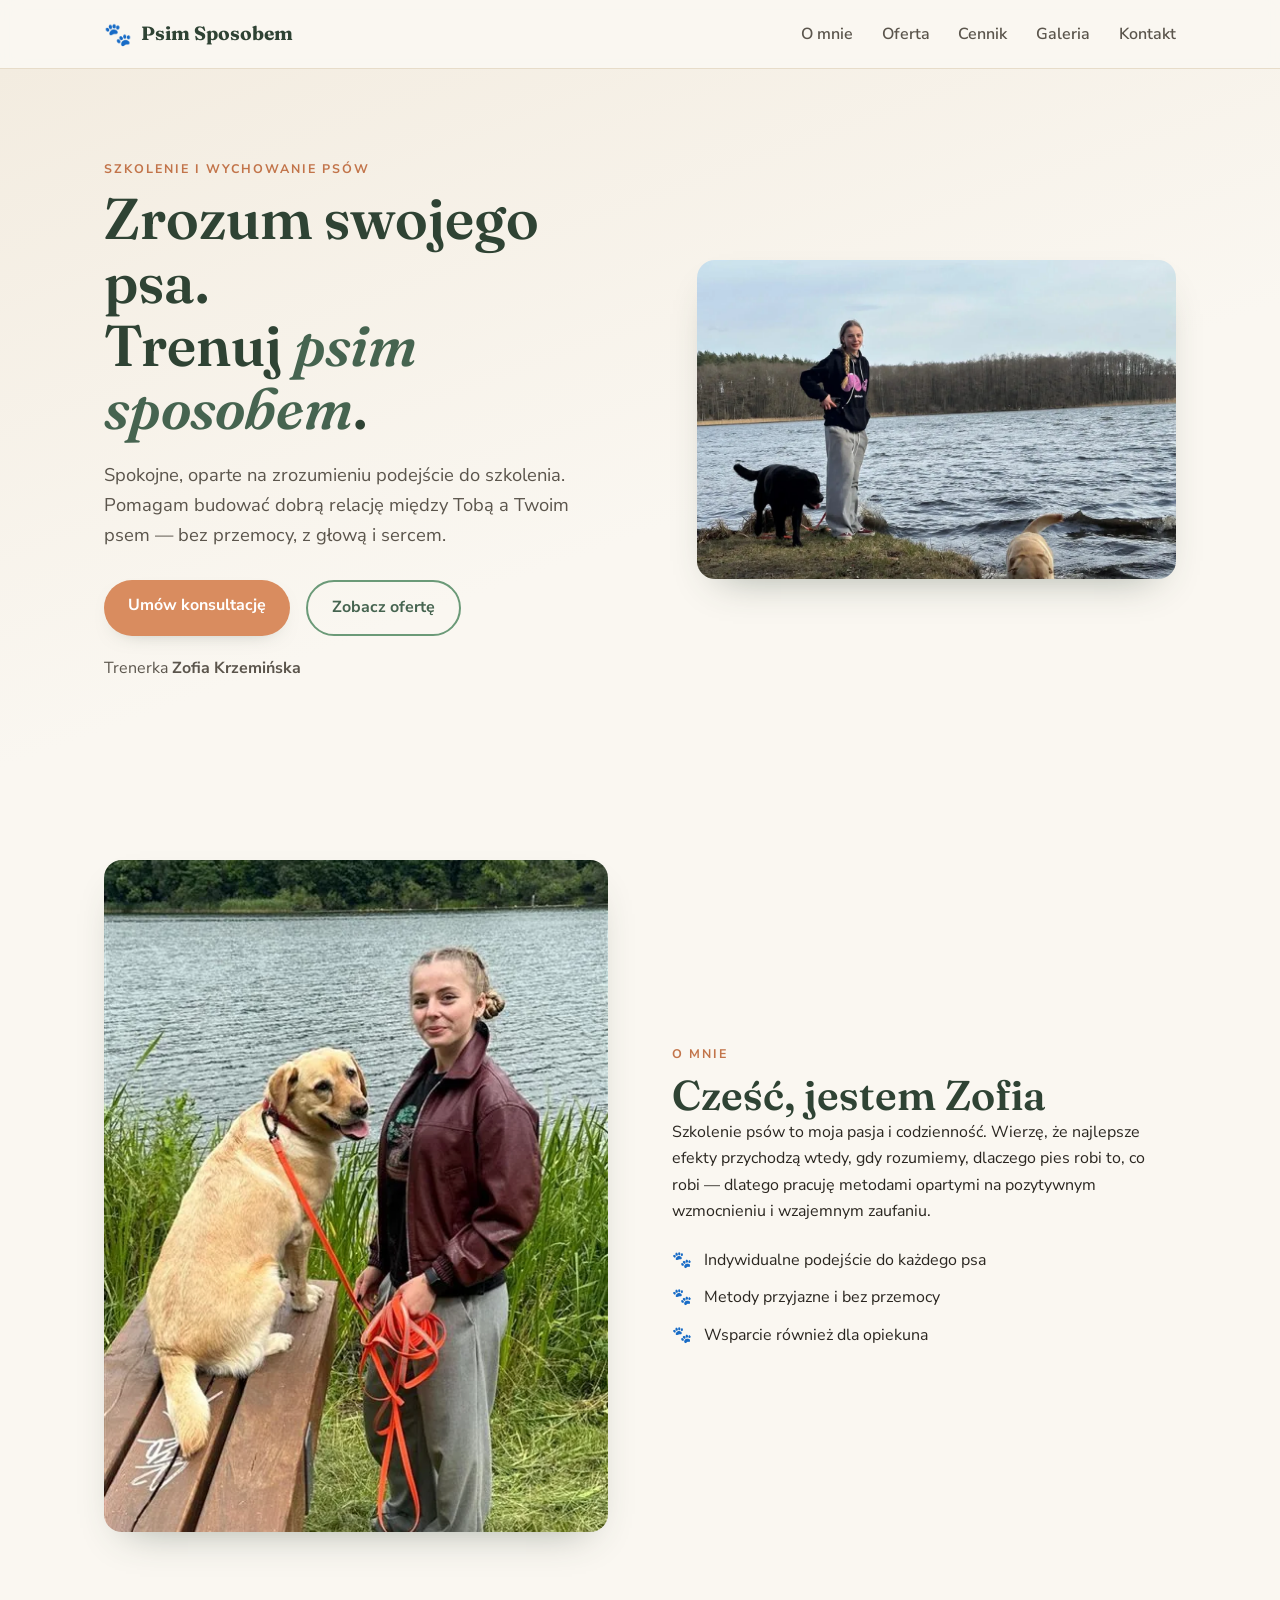
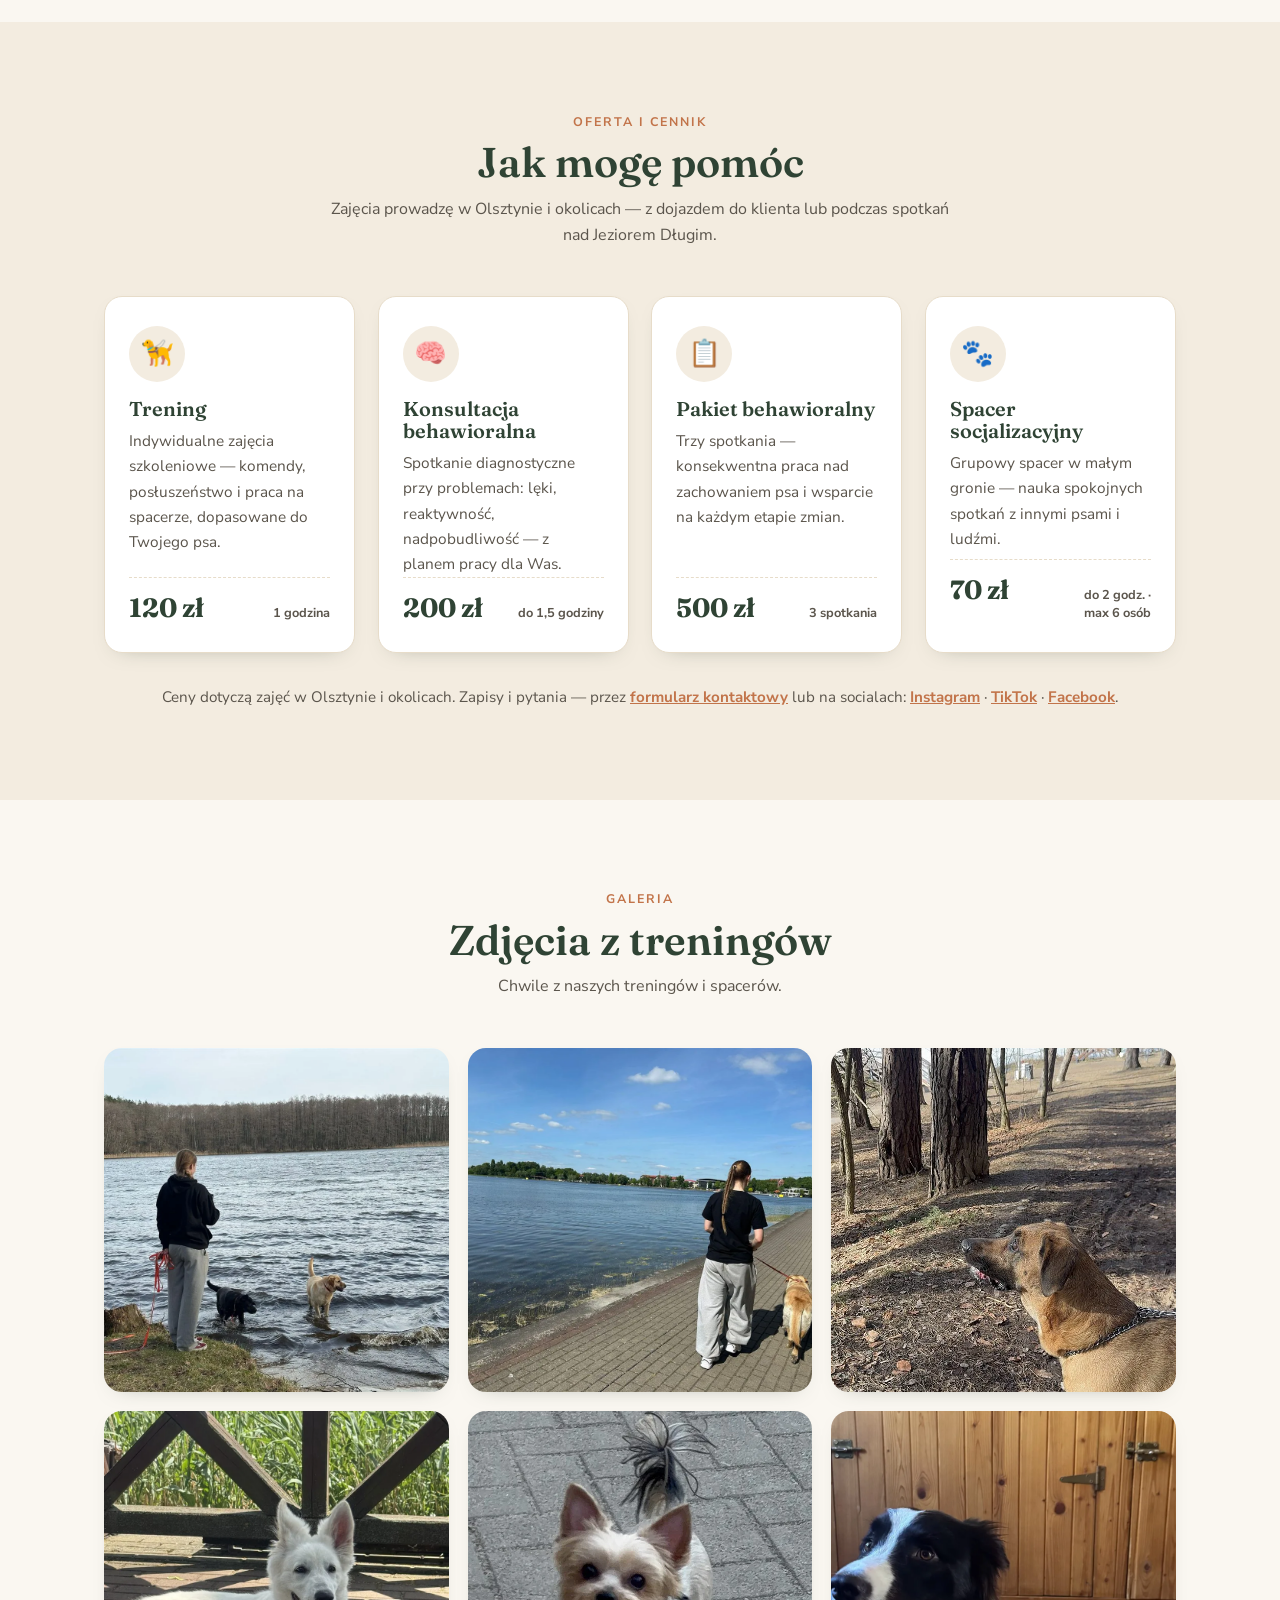
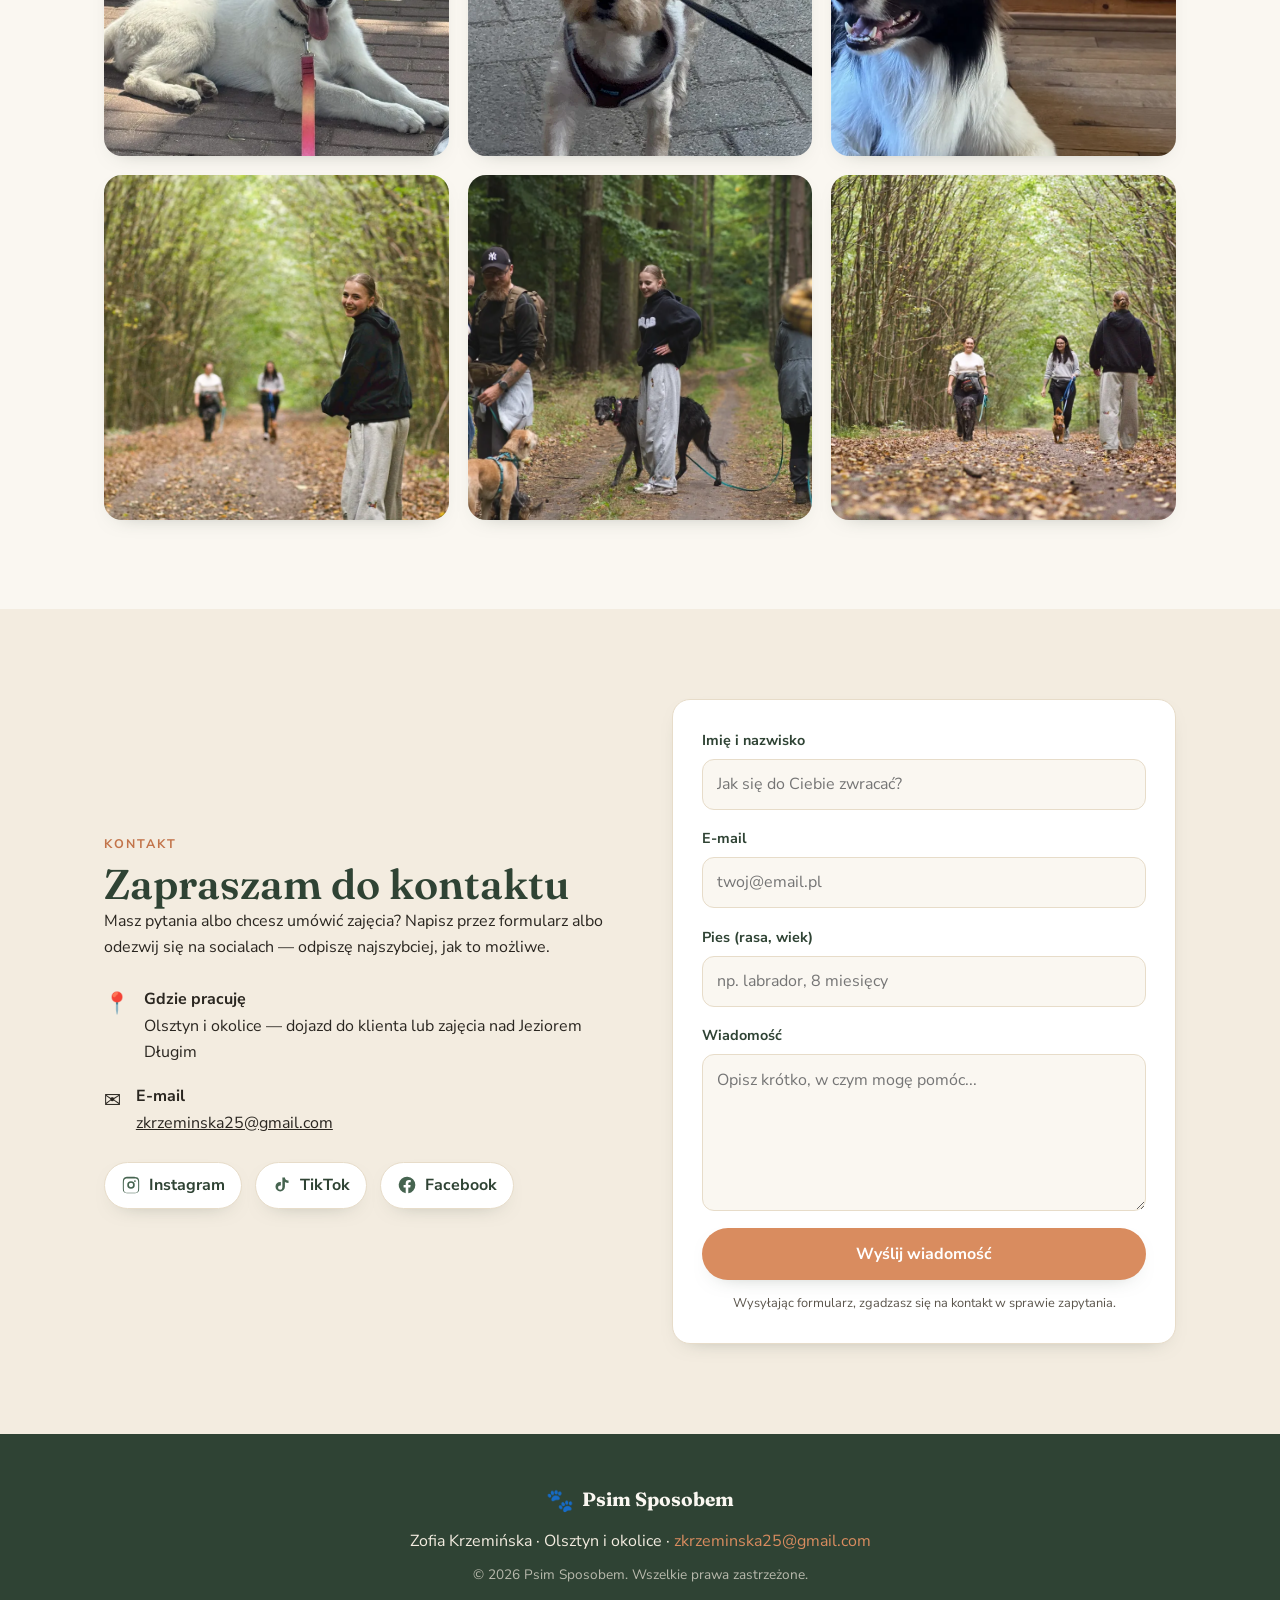
<file: index.html>
<!DOCTYPE html>
<html lang="pl">
<head>
  <meta charset="UTF-8" />
  <meta name="viewport" content="width=device-width, initial-scale=1.0" />
  <title>Psim Sposobem — Szkolenie psów | Zofia Krzemińska</title>
  <meta name="description" content="Psim Sposobem — profesjonalne szkolenie i wychowanie psów. Trenerka Zofia Krzemińska. Olsztyn i okolice — dojazd do klienta lub zajęcia nad Jeziorem Długim." />
  <meta name="robots" content="index, follow" />
  <link rel="canonical" href="https://psimsposobem.pl/" />

  <!-- Open Graph / social preview -->
  <meta property="og:title" content="Psim Sposobem — Szkolenie psów" />
  <meta property="og:description" content="Profesjonalne szkolenie i wychowanie psów. Trenerka Zofia Krzemińska." />
  <meta property="og:type" content="website" />
  <meta property="og:url" content="https://psimsposobem.pl" />
  <meta property="og:locale" content="pl_PL" />

  <link rel="preconnect" href="https://fonts.googleapis.com" />
  <link rel="preconnect" href="https://fonts.gstatic.com" crossorigin />
  <link href="https://fonts.googleapis.com/css2?family=Fraunces:opsz,wght@9..144,400;9..144,600;9..144,700&family=Nunito+Sans:wght@400;600;700&display=swap" rel="stylesheet" />

  <link rel="icon" href="data:image/svg+xml,%3Csvg xmlns='http://www.w3.org/2000/svg' viewBox='0 0 100 100'%3E%3Ctext y='.9em' font-size='90'%3E%F0%9F%90%BE%3C/text%3E%3C/svg%3E" />
  <link rel="stylesheet" href="css/style.css?v=3" />
</head>
<body>

  <!-- ===== NAV ===== -->
  <header class="nav" id="top">
    <div class="container nav__inner">
      <a href="#top" class="brand">
        <span class="brand__mark" aria-hidden="true">🐾</span>
        <span class="brand__text">Psim Sposobem</span>
      </a>
      <nav class="nav__links" aria-label="Główna nawigacja">
        <a href="#o-mnie">O mnie</a>
        <a href="#oferta">Oferta</a>
        <a href="#cennik">Cennik</a>
        <a href="#galeria">Galeria</a>
        <a href="#kontakt">Kontakt</a>
      </nav>
      <button class="nav__toggle" aria-label="Menu" aria-expanded="false">
        <span></span><span></span><span></span>
      </button>
    </div>
  </header>

  <!-- ===== HERO ===== -->
  <section class="hero">
    <div class="container hero__inner">
      <div class="hero__copy">
        <p class="eyebrow">Szkolenie i wychowanie psów</p>
        <h1>Zrozum swojego psa.<br />Trenuj <em>psim sposobem</em>.</h1>
        <p class="lead">
          Spokojne, oparte na zrozumieniu podejście do szkolenia.
          Pomagam budować dobrą relację między Tobą a Twoim psem —
          bez przemocy, z głową i sercem.
        </p>
        <div class="hero__cta">
          <a href="#kontakt" class="btn btn--primary">Umów konsultację</a>
          <a href="#oferta" class="btn btn--ghost">Zobacz ofertę</a>
        </div>
        <p class="hero__by">Trenerka <strong>Zofia Krzemińska</strong></p>
      </div>

      <div class="hero__media">
        <img class="hero__img" src="assets/hero.webp"
             alt="Zofia Krzemińska z dwoma labradorami nad jeziorem"
             width="1290" height="887" loading="eager" />
      </div>
    </div>
  </section>

  <!-- ===== O MNIE ===== -->
  <section id="o-mnie" class="section">
    <div class="container grid-2">
      <img class="portrait-img" src="assets/zofia.webp"
           alt="Zofia Krzemińska, trenerka psów, z labradorem nad jeziorem"
           width="508" height="1100" loading="lazy" />
      <div>
        <p class="eyebrow">O mnie</p>
        <h2>Cześć, jestem Zofia</h2>
        <p>
          Szkolenie psów to moja pasja i codzienność. Wierzę, że najlepsze
          efekty przychodzą wtedy, gdy rozumiemy, dlaczego pies robi to, co robi —
          dlatego pracuję metodami opartymi na pozytywnym wzmocnieniu i wzajemnym zaufaniu.
        </p>
        <ul class="checklist">
          <li>Indywidualne podejście do każdego psa</li>
          <li>Metody przyjazne i bez przemocy</li>
          <li>Wsparcie również dla opiekuna</li>
        </ul>
      </div>
    </div>
  </section>

  <!-- ===== OFERTA ===== -->
  <section id="oferta" class="section section--alt">
    <div class="container">
      <div class="section__head">
        <p class="eyebrow">Oferta i cennik</p>
        <h2>Jak mogę pomóc</h2>
        <p class="section__intro">
          Zajęcia prowadzę w Olsztynie i okolicach — z dojazdem do klienta
          lub podczas spotkań nad Jeziorem Długim.
        </p>
      </div>

      <div class="cards" id="cennik">
        <article class="card">
          <div class="card__icon" aria-hidden="true">🦮</div>
          <h3>Trening</h3>
          <p>Indywidualne zajęcia szkoleniowe — komendy, posłuszeństwo i praca na spacerze, dopasowane do Twojego psa.</p>
          <p class="card__price"><span class="card__price-amount">120 zł</span><span class="card__price-meta">1 godzina</span></p>
        </article>
        <article class="card">
          <div class="card__icon" aria-hidden="true">🧠</div>
          <h3>Konsultacja behawioralna</h3>
          <p>Spotkanie diagnostyczne przy problemach: lęki, reaktywność, nadpobudliwość — z planem pracy dla Was.</p>
          <p class="card__price"><span class="card__price-amount">200 zł</span><span class="card__price-meta">do 1,5 godziny</span></p>
        </article>
        <article class="card">
          <div class="card__icon" aria-hidden="true">📋</div>
          <h3>Pakiet behawioralny</h3>
          <p>Trzy spotkania — konsekwentna praca nad zachowaniem psa i wsparcie na każdym etapie zmian.</p>
          <p class="card__price"><span class="card__price-amount">500 zł</span><span class="card__price-meta">3 spotkania</span></p>
        </article>
        <article class="card">
          <div class="card__icon" aria-hidden="true">🐾</div>
          <h3>Spacer socjalizacyjny</h3>
          <p>Grupowy spacer w małym gronie — nauka spokojnych spotkań z innymi psami i ludźmi.</p>
          <p class="card__price"><span class="card__price-amount">70 zł</span><span class="card__price-meta">do 2 godz. · max&nbsp;6&nbsp;osób</span></p>
        </article>
      </div>

      <p class="pricing-note">
        Ceny dotyczą zajęć w Olsztynie i okolicach. Zapisy i pytania — przez
        <a href="#kontakt">formularz kontaktowy</a> lub na socialach:
        <a href="https://instagram.com/psim.sposobem" target="_blank" rel="noopener">Instagram</a> ·
        <a href="https://www.tiktok.com/@psim.sposobem" target="_blank" rel="noopener">TikTok</a> ·
        <a href="https://www.facebook.com/psimsposobem" target="_blank" rel="noopener">Facebook</a>.
      </p>
    </div>
  </section>

  <!-- ===== GALERIA ===== -->
  <section id="galeria" class="section">
    <div class="container">
      <div class="section__head">
        <p class="eyebrow">Galeria</p>
        <h2>Zdjęcia z treningów</h2>
        <p class="section__intro">Chwile z naszych treningów i spacerów.</p>
      </div>
      <div class="gallery">
        <img src="assets/galeria-1.webp" alt="Spacer z psami nad jeziorem" loading="lazy" />
        <img src="assets/galeria-2.webp" alt="Trening na spacerze przy promenadzie w Olsztynie" loading="lazy" />
        <img src="assets/galeria-3.webp" alt="Pies w lesie podczas zajęć" loading="lazy" />
        <img src="assets/galeria-4.webp" alt="Biały owczarek szwajcarski nad wodą" loading="lazy" />
        <img src="assets/galeria-5.webp" alt="Mały pies na smyczy podczas spaceru" loading="lazy" />
        <img src="assets/galeria-6.webp" alt="Border collie podczas treningu" loading="lazy" />
        <img src="assets/galeria-7.webp" alt="Uśmiechnięta uczestniczka spaceru z psami na leśnej ścieżce" loading="lazy" />
        <img src="assets/galeria-8.webp" alt="Grupa właścicieli z psami podczas treningu w lesie" loading="lazy" />
        <img src="assets/galeria-9.webp" alt="Trzy osoby z psami na smyczach na leśnej ścieżce" loading="lazy" />
      </div>
    </div>
  </section>

  <!-- ===== KONTAKT ===== -->
  <section id="kontakt" class="section section--alt">
    <div class="container grid-2">
      <div>
        <p class="eyebrow">Kontakt</p>
        <h2>Zapraszam do kontaktu</h2>
        <p>Masz pytania albo chcesz umówić zajęcia? Napisz przez formularz albo odezwij się na socialach — odpiszę najszybciej, jak to możliwe.</p>

        <ul class="contact-list">
          <li>
            <span class="contact-list__icon" aria-hidden="true">📍</span>
            <span><strong>Gdzie pracuję</strong><br />Olsztyn i okolice — dojazd do klienta lub zajęcia nad Jeziorem Długim</span>
          </li>
          <li>
            <span class="contact-list__icon" aria-hidden="true">✉️</span>
            <span><strong>E-mail</strong><br /><a href="mailto:zkrzeminska25@gmail.com">zkrzeminska25@gmail.com</a></span>
          </li>
        </ul>

        <div class="socials">
          <a class="social" href="https://instagram.com/psim.sposobem" target="_blank" rel="noopener" aria-label="Instagram">
            <svg viewBox="0 0 24 24" aria-hidden="true"><path d="M12 2.2c3.2 0 3.6 0 4.85.07 1.17.05 1.8.25 2.23.41.56.22.96.48 1.38.9.42.42.68.82.9 1.38.16.42.36 1.06.41 2.23.06 1.27.07 1.65.07 4.86s0 3.6-.07 4.85c-.05 1.17-.25 1.8-.41 2.23-.22.56-.48.96-.9 1.38-.42.42-.82.68-1.38.9-.42.16-1.06.36-2.23.41-1.27.06-1.65.07-4.85.07s-3.6 0-4.85-.07c-1.17-.05-1.8-.25-2.23-.41a3.8 3.8 0 0 1-1.38-.9 3.8 3.8 0 0 1-.9-1.38c-.16-.42-.36-1.06-.41-2.23C2.2 15.6 2.2 15.2 2.2 12s0-3.6.07-4.85c.05-1.17.25-1.8.41-2.23.22-.56.48-.96.9-1.38.42-.42.82-.68 1.38-.9.42-.16 1.06-.36 2.23-.41C8.4 2.2 8.8 2.2 12 2.2Zm0 1.95c-3.15 0-3.52.01-4.76.07-.9.04-1.39.19-1.71.32-.43.17-.74.37-1.06.69-.32.32-.52.63-.69 1.06-.13.32-.28.81-.32 1.71-.06 1.24-.07 1.61-.07 4.76s.01 3.52.07 4.76c.04.9.19 1.39.32 1.71.17.43.37.74.69 1.06.32.32.63.52 1.06.69.32.13.81.28 1.71.32 1.24.06 1.61.07 4.76.07s3.52-.01 4.76-.07c.9-.04 1.39-.19 1.71-.32.43-.17.74-.37 1.06-.69.32-.32.52-.63.69-1.06.13-.32.28-.81.32-1.71.06-1.24.07-1.61.07-4.76s-.01-3.52-.07-4.76c-.04-.9-.19-1.39-.32-1.71a2.85 2.85 0 0 0-.69-1.06 2.85 2.85 0 0 0-1.06-.69c-.32-.13-.81-.28-1.71-.32-1.24-.06-1.61-.07-4.76-.07Zm0 3.32a4.53 4.53 0 1 1 0 9.06 4.53 4.53 0 0 1 0-9.06Zm0 1.95a2.58 2.58 0 1 0 0 5.16 2.58 2.58 0 0 0 0-5.16Zm5.77-2.17a1.06 1.06 0 1 1-2.12 0 1.06 1.06 0 0 1 2.12 0Z"/></svg>
            <span>Instagram</span>
          </a>
          <a class="social" href="https://www.tiktok.com/@psim.sposobem" target="_blank" rel="noopener" aria-label="TikTok">
            <svg viewBox="0 0 24 24" aria-hidden="true"><path d="M16.6 5.82a4.28 4.28 0 0 1-1.06-2.82h-3.1v12.05a2.6 2.6 0 1 1-2.6-2.6c.27 0 .53.04.78.12V8.4a5.7 5.7 0 0 0-.78-.05A5.66 5.66 0 1 0 15.5 14V8.3a7.34 7.34 0 0 0 4.32 1.38V6.58a4.3 4.3 0 0 1-3.22-.76Z"/></svg>
            <span>TikTok</span>
          </a>
          <a class="social" href="https://www.facebook.com/psimsposobem" target="_blank" rel="noopener" aria-label="Facebook">
            <svg viewBox="0 0 24 24" aria-hidden="true"><path d="M22 12a10 10 0 1 0-11.56 9.88v-6.99H7.9V12h2.54V9.8c0-2.5 1.49-3.89 3.78-3.89 1.09 0 2.24.2 2.24.2v2.46H15.2c-1.24 0-1.63.77-1.63 1.56V12h2.78l-.44 2.89h-2.34v6.99A10 10 0 0 0 22 12Z"/></svg>
            <span>Facebook</span>
          </a>
        </div>
      </div>

      <div>
        <form class="contact-form" action="https://airform.io/zkrzeminska25@gmail.com" method="POST">
          <input type="hidden" name="temat" value="Nowa wiadomość ze strony psimsposobem.pl" />
          <!-- honeypot antyspam (sprawdzany w js/main.js); ukrycie inline, żeby nie zależało od cache CSS -->
          <input type="text" name="firma" style="display:none" tabindex="-1" autocomplete="off" aria-hidden="true" />

          <div class="form-row">
            <label for="cf-name">Imię i nazwisko</label>
            <input id="cf-name" type="text" name="name" required placeholder="Jak się do Ciebie zwracać?" />
          </div>
          <div class="form-row">
            <label for="cf-email">E-mail</label>
            <input id="cf-email" type="email" name="email" required placeholder="twoj@email.pl" />
          </div>
          <div class="form-row">
            <label for="cf-dog">Pies (rasa, wiek)</label>
            <input id="cf-dog" type="text" name="pies" placeholder="np. labrador, 8 miesięcy" />
          </div>
          <div class="form-row">
            <label for="cf-msg">Wiadomość</label>
            <textarea id="cf-msg" name="message" rows="5" required placeholder="Opisz krótko, w czym mogę pomóc..."></textarea>
          </div>
          <button type="submit" class="btn btn--primary">Wyślij wiadomość</button>
          <p class="form-status" role="status" aria-live="polite" hidden></p>
          <p class="form-note">Wysyłając formularz, zgadzasz się na kontakt w sprawie zapytania.</p>
        </form>
      </div>
    </div>
  </section>

  <!-- ===== FOOTER ===== -->
  <footer class="footer">
    <div class="container footer__inner">
      <div class="brand brand--footer">
        <span class="brand__mark" aria-hidden="true">🐾</span>
        <span class="brand__text">Psim Sposobem</span>
      </div>
      <p class="footer__meta">
        Zofia Krzemińska · Olsztyn i okolice ·
        <a href="mailto:zkrzeminska25@gmail.com">zkrzeminska25@gmail.com</a>
      </p>
      <p class="footer__copy">© <span id="year"></span> Psim Sposobem. Wszelkie prawa zastrzeżone.</p>
    </div>
  </footer>

  <script src="js/main.js?v=3"></script>
</body>
</html>
</file>
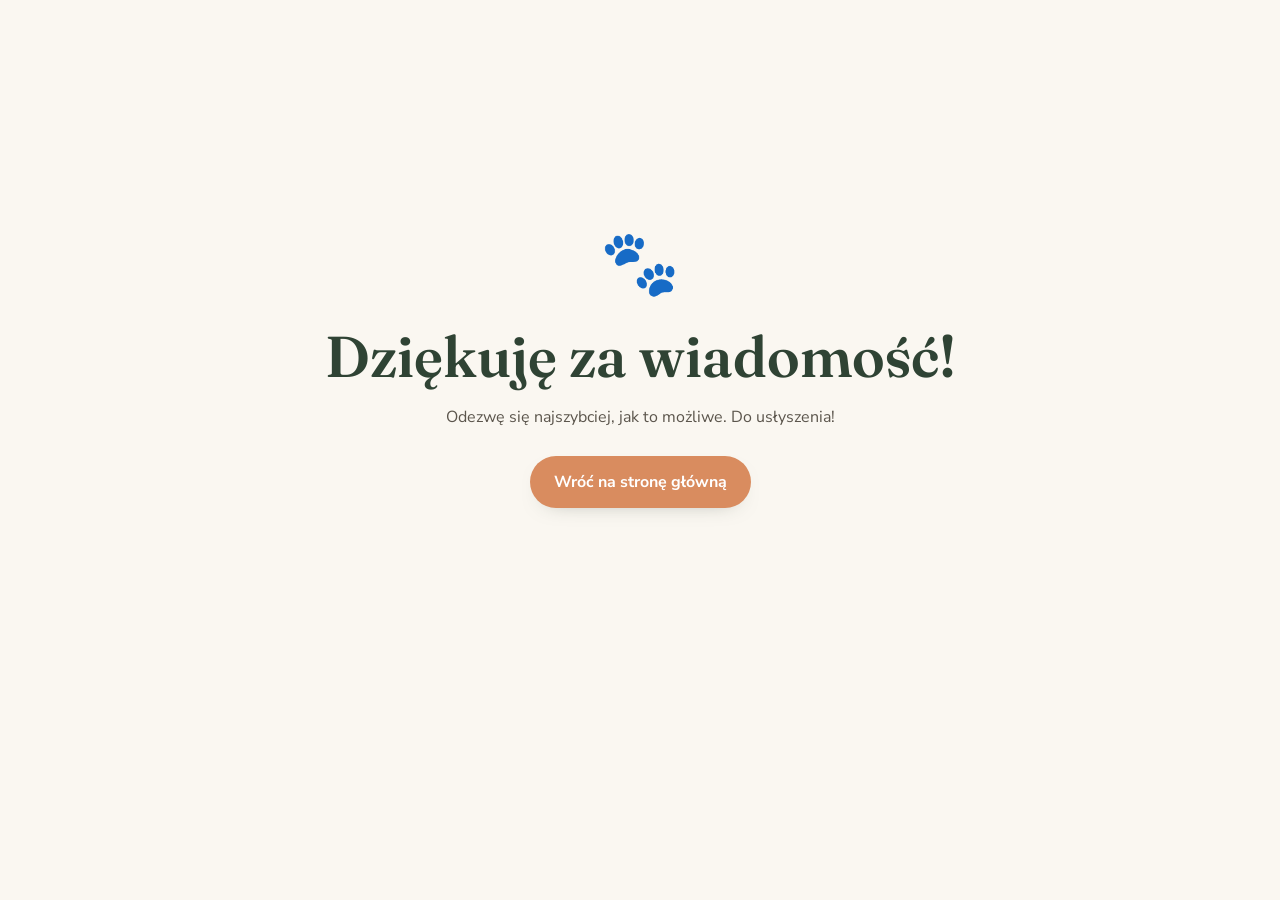
<file: dziekujemy.html>
<!DOCTYPE html>
<html lang="pl">
<head>
  <meta charset="UTF-8" />
  <meta name="viewport" content="width=device-width, initial-scale=1.0" />
  <title>Dziękujemy — Psim Sposobem</title>
  <meta name="robots" content="noindex" />
  <link rel="preconnect" href="https://fonts.googleapis.com" />
  <link rel="preconnect" href="https://fonts.gstatic.com" crossorigin />
  <link href="https://fonts.googleapis.com/css2?family=Fraunces:opsz,wght@9..144,400;9..144,600;9..144,700&family=Nunito+Sans:wght@400;600;700&display=swap" rel="stylesheet" />
  <link rel="icon" href="data:image/svg+xml,%3Csvg xmlns='http://www.w3.org/2000/svg' viewBox='0 0 100 100'%3E%3Ctext y='.9em' font-size='90'%3E%F0%9F%90%BE%3C/text%3E%3C/svg%3E" />
  <link rel="stylesheet" href="css/style.css?v=3" />
  <style>
    .thanks { min-height: 80vh; display: grid; place-items: center; text-align: center; padding: 2rem; }
    .thanks__mark { font-size: 4rem; }
    .thanks h1 { margin: .5rem 0 1rem; }
    .thanks p { color: var(--ink-soft); max-width: 40ch; margin: 0 auto 1.6rem; }
  </style>
</head>
<body>
  <main class="thanks">
    <div>
      <div class="thanks__mark" aria-hidden="true">🐾</div>
      <h1>Dziękuję za wiadomość!</h1>
      <p>Odezwę się najszybciej, jak to możliwe. Do usłyszenia!</p>
      <a href="/" class="btn btn--primary">Wróć na stronę główną</a>
    </div>
  </main>
</body>
</html>
</file>
<file: css/style.css>
/* ===== Design tokens ===== */
:root {
  --green-900: #2f4334;
  --green-700: #466450;
  --green-500: #6b9a78;
  --sand-50:   #faf7f1;
  --sand-100:  #f3ece0;
  --sand-200:  #e7dcc9;
  --ink:       #2a2620;
  --ink-soft:  #5b554c;
  --white:     #ffffff;
  --accent:    #d98c5f;        /* ciepły terakotowy */
  --accent-dk: #c2744a;

  --radius:    18px;
  --radius-sm: 12px;
  --shadow:    0 18px 40px -22px rgba(47, 67, 52, .45);
  --shadow-sm: 0 8px 22px -16px rgba(47, 67, 52, .5);
  --maxw:      1120px;

  --font-head: "Fraunces", Georgia, serif;
  --font-body: "Nunito Sans", system-ui, -apple-system, sans-serif;
}

/* ===== Reset ===== */
*, *::before, *::after { box-sizing: border-box; }
* { margin: 0; }
html { scroll-behavior: smooth; }
[id] { scroll-margin-top: 84px; }
body {
  font-family: var(--font-body);
  color: var(--ink);
  background: var(--sand-50);
  line-height: 1.65;
  -webkit-font-smoothing: antialiased;
}
img { max-width: 100%; display: block; }
a { color: inherit; }

.container { width: 100%; max-width: var(--maxw); margin: 0 auto; padding: 0 24px; }

/* ===== Typography ===== */
h1, h2, h3 { font-family: var(--font-head); line-height: 1.1; font-weight: 600; color: var(--green-900); }
h1 { font-size: clamp(2.1rem, 5vw, 3.6rem); }
h2 { font-size: clamp(1.7rem, 3.6vw, 2.6rem); }
h3 { font-size: 1.25rem; }
.eyebrow {
  text-transform: uppercase;
  letter-spacing: .16em;
  font-size: .78rem;
  font-weight: 700;
  color: var(--accent-dk);
  margin-bottom: .5rem;
}
.lead { font-size: 1.15rem; color: var(--ink-soft); max-width: 46ch; }
.muted { color: var(--ink-soft); font-style: italic; }
em { font-style: italic; color: var(--green-700); }

/* ===== Nav ===== */
.nav {
  position: sticky; top: 0; z-index: 50;
  background: rgba(250, 247, 241, .85);
  backdrop-filter: blur(10px);
  border-bottom: 1px solid var(--sand-200);
}
.nav__inner { display: flex; align-items: center; justify-content: space-between; height: 68px; }
.brand { display: flex; align-items: center; gap: .55rem; text-decoration: none; font-family: var(--font-head); font-weight: 700; font-size: 1.2rem; color: var(--green-900); }
.brand__mark { font-size: 1.4rem; }
.nav__links { display: flex; gap: 1.8rem; }
.nav__links a { text-decoration: none; font-weight: 600; color: var(--ink-soft); transition: color .2s; }
.nav__links a:hover { color: var(--accent-dk); }
.nav__toggle { display: none; flex-direction: column; gap: 5px; background: none; border: 0; cursor: pointer; padding: 8px; }
.nav__toggle span { width: 24px; height: 2px; background: var(--green-900); border-radius: 2px; transition: .25s; }

/* ===== Buttons ===== */
.btn { display: inline-block; text-decoration: none; font-weight: 700; padding: .8rem 1.5rem; border-radius: 999px; transition: transform .15s, box-shadow .2s, background .2s; }
.btn--primary { background: var(--accent); color: var(--white); box-shadow: var(--shadow-sm); }
.btn--primary:hover { background: var(--accent-dk); transform: translateY(-2px); }
.btn--ghost { border: 2px solid var(--green-500); color: var(--green-700); }
.btn--ghost:hover { background: var(--green-500); color: var(--white); transform: translateY(-2px); }

/* ===== Hero ===== */
.hero { background: linear-gradient(160deg, var(--sand-100), var(--sand-50) 60%); padding: clamp(3rem, 7vw, 6rem) 0; }
.hero__inner { display: grid; grid-template-columns: 1.05fr .95fr; gap: clamp(2rem, 5vw, 4rem); align-items: center; }
.hero__cta { display: flex; gap: 1rem; margin: 1.8rem 0 1.2rem; flex-wrap: wrap; }
.hero__by { color: var(--ink-soft); }
.hero h1 { margin-bottom: 1.2rem; }

/* ===== Sections ===== */
.section { padding: clamp(3.5rem, 7vw, 6rem) 0; }
.section--alt { background: var(--sand-100); }
.section__head { text-align: center; max-width: 640px; margin: 0 auto 3rem; }
.section__intro { color: var(--ink-soft); margin-top: .6rem; }
.grid-2 { display: grid; grid-template-columns: 1fr 1fr; gap: clamp(2rem, 5vw, 4rem); align-items: center; }

/* ===== Checklist ===== */
.checklist { list-style: none; padding: 0; margin: 1.4rem 0 0; display: grid; gap: .7rem; }
.checklist li { padding-left: 2rem; position: relative; }
.checklist li::before { content: "🐾"; position: absolute; left: 0; }

/* ===== Cards ===== */
.cards { display: grid; grid-template-columns: repeat(4, 1fr); gap: 1.4rem; }
.card { display: flex; flex-direction: column; background: var(--white); border: 1px solid var(--sand-200); border-radius: var(--radius); padding: 1.8rem 1.5rem; box-shadow: var(--shadow-sm); transition: transform .2s, box-shadow .2s; }
.card:hover { transform: translateY(-4px); box-shadow: var(--shadow); }
.card__icon {
  display: grid; place-items: center;
  width: 56px; height: 56px; border-radius: 50%;
  background: var(--sand-100);
  font-size: 1.65rem; margin-bottom: 1rem;
}
.card h3 { margin-bottom: .5rem; }
.card p { color: var(--ink-soft); font-size: .96rem; }
.card__price {
  margin-top: auto; padding-top: 1.1rem;
  border-top: 1px dashed var(--sand-200);
  display: flex; align-items: baseline; justify-content: space-between; gap: .7rem;
}
.card__price-amount {
  font-family: var(--font-head); font-weight: 700; font-size: 1.65rem; line-height: 1;
  color: var(--green-900); white-space: nowrap;
  transition: color .2s;
}
.card:hover .card__price-amount { color: var(--accent-dk); }
.card__price-meta { font-size: .8rem; font-weight: 700; color: var(--ink-soft); text-align: right; line-height: 1.4; }
.pricing-note { text-align: center; color: var(--ink-soft); font-size: .95rem; margin-top: 2rem; }
.pricing-note a { color: var(--accent-dk); font-weight: 700; }
.badge { display: inline-block; margin-top: 1rem; font-size: .72rem; font-weight: 700; text-transform: uppercase; letter-spacing: .08em; color: var(--accent-dk); background: var(--sand-100); padding: .3rem .7rem; border-radius: 999px; }

/* ===== Placeholders ===== */
.photo-placeholder {
  display: flex; flex-direction: column; align-items: center; justify-content: center; gap: .5rem;
  background: repeating-linear-gradient(45deg, var(--sand-100), var(--sand-100) 14px, var(--sand-200) 14px, var(--sand-200) 28px);
  border: 2px dashed var(--green-500);
  border-radius: var(--radius);
  color: var(--green-700);
  min-height: 200px;
  text-align: center;
  font-weight: 600;
}
.photo-placeholder span { font-size: 2.4rem; }
.photo-placeholder--hero { min-height: 380px; }
.photo-placeholder--portrait { min-height: 420px; }
.photo-placeholder--map { min-height: 340px; }

/* ===== Zdjęcia: hero i portret ===== */
.hero__img {
  width: 100%; height: auto;
  aspect-ratio: 3 / 2; object-fit: cover;
  border-radius: var(--radius); box-shadow: var(--shadow);
}
.portrait-img {
  width: 100%; height: auto;
  aspect-ratio: 3 / 4; object-fit: cover;
  border-radius: var(--radius); box-shadow: var(--shadow);
}

/* ===== Gallery ===== */
.gallery { display: grid; grid-template-columns: repeat(3, 1fr); gap: 1.2rem; }
.gallery .photo-placeholder { min-height: 200px; }
.gallery img {
  width: 100%; aspect-ratio: 1 / 1; object-fit: cover;
  border-radius: var(--radius); box-shadow: var(--shadow-sm);
  display: block; transition: transform .3s, box-shadow .3s;
}
.gallery img:hover { transform: scale(1.03); box-shadow: var(--shadow); }

/* ===== Contact ===== */
.contact-list { list-style: none; padding: 0; margin: 1.6rem 0; display: grid; gap: 1.1rem; }
.contact-list li { display: flex; gap: .9rem; align-items: flex-start; }
.contact-list__icon { font-size: 1.3rem; }

/* ===== Socials ===== */
.socials { display: flex; gap: .8rem; flex-wrap: wrap; margin-top: 1.6rem; }
.social { display: inline-flex; align-items: center; gap: .5rem; text-decoration: none; font-weight: 700; color: var(--green-900); background: var(--white); border: 1px solid var(--sand-200); padding: .6rem 1rem; border-radius: 999px; box-shadow: var(--shadow-sm); transition: transform .15s, color .2s, background .2s; }
.social svg { width: 20px; height: 20px; fill: var(--green-700); transition: fill .2s; }
.social:hover { transform: translateY(-2px); color: var(--accent-dk); }
.social:hover svg { fill: var(--accent-dk); }

/* ===== Formularz kontaktowy ===== */
.contact-form { background: var(--white); border: 1px solid var(--sand-200); border-radius: var(--radius); padding: 1.8rem; box-shadow: var(--shadow-sm); }
.form-row { display: grid; gap: .4rem; margin-bottom: 1.1rem; }
.form-row label { font-weight: 700; font-size: .9rem; color: var(--green-900); }
.contact-form input, .contact-form textarea {
  font: inherit; color: var(--ink);
  padding: .7rem .9rem;
  border: 1px solid var(--sand-200);
  border-radius: var(--radius-sm);
  background: var(--sand-50);
  transition: border-color .2s, box-shadow .2s;
}
.contact-form input:focus, .contact-form textarea:focus {
  outline: none; border-color: var(--green-500);
  box-shadow: 0 0 0 3px rgba(107, 154, 120, .2);
}
.contact-form textarea { resize: vertical; }
.form-status { margin-top: .9rem; font-size: .9rem; color: var(--accent-dk); background: var(--sand-50); border: 1px solid var(--sand-200); border-radius: var(--radius-sm); padding: .7rem .9rem; }
.form-status a { color: var(--accent-dk); font-weight: 700; }
.contact-form .btn { width: 100%; border: 0; cursor: pointer; font: inherit; font-weight: 700; }
.form-note { font-size: .8rem; color: var(--ink-soft); margin-top: .8rem; text-align: center; }

/* ===== Footer ===== */
.footer { background: var(--green-900); color: var(--sand-100); padding: 3rem 0; text-align: center; }
.footer__inner { display: grid; gap: .6rem; justify-items: center; }
.brand--footer { color: var(--sand-50); }
.footer__meta a { color: var(--accent); text-decoration: none; }
.footer__copy { font-size: .85rem; opacity: .7; }

/* ===== Responsive ===== */
@media (max-width: 880px) {
  .nav__links { position: fixed; inset: 68px 0 auto 0; flex-direction: column; gap: 0; background: var(--sand-50); border-bottom: 1px solid var(--sand-200); padding: 1rem 24px; transform: translateY(-150%); transition: transform .3s; }
  .nav__links.open { transform: translateY(0); }
  .nav__links a { padding: .8rem 0; border-bottom: 1px solid var(--sand-200); }
  .nav__toggle { display: flex; }
  .hero__inner, .grid-2 { grid-template-columns: 1fr; }
  .cards { grid-template-columns: repeat(2, 1fr); }
  .gallery { grid-template-columns: repeat(2, 1fr); }
}
@media (max-width: 520px) {
  .cards { grid-template-columns: 1fr; }
  .gallery { grid-template-columns: 1fr; }
}
</file>
